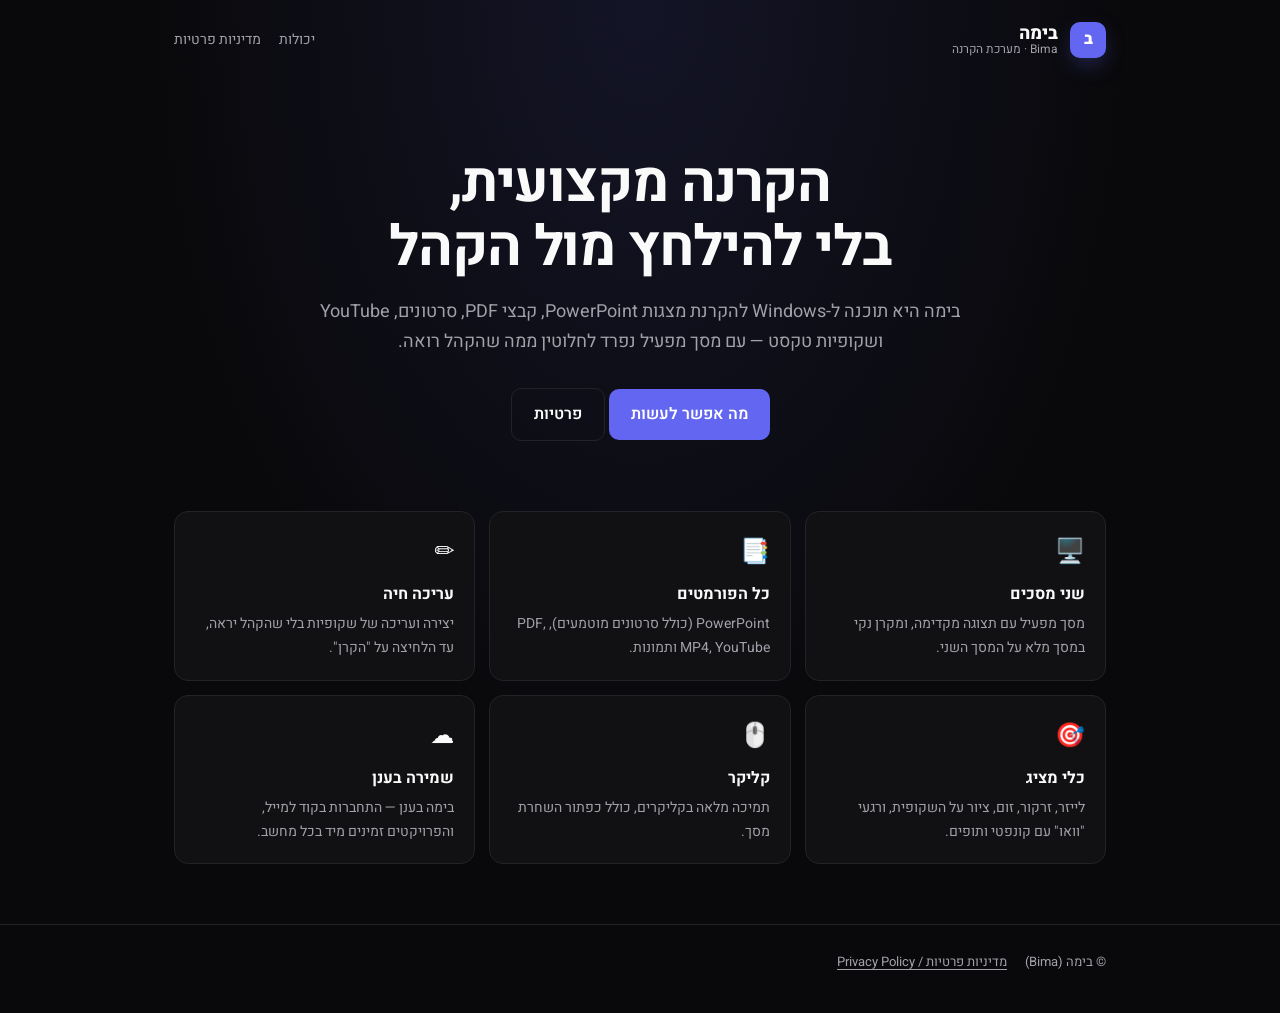
<file: index.html>
<!doctype html>
<html lang="he" dir="rtl">
  <head>
    <meta charset="utf-8" />
    <meta name="viewport" content="width=device-width, initial-scale=1" />
    <title>בימה — מערכת הקרנה | Bima</title>
    <meta name="description" content="Bima — a Windows app for projecting presentations, PDFs, videos and live text slides, with a separate operator screen." />
    <link rel="preconnect" href="https://fonts.googleapis.com" />
    <link href="https://fonts.googleapis.com/css2?family=Heebo:wght@400;600;800;900&display=swap" rel="stylesheet" />
    <link rel="stylesheet" href="style.css" />
  </head>
  <body>
    <div class="wrap">
      <header class="top">
        <div class="logo">ב</div>
        <div class="brand">בימה<small>Bima · מערכת הקרנה</small></div>
        <nav class="links">
          <a href="#features">יכולות</a>
          <a href="privacy.html">מדיניות פרטיות</a>
        </nav>
      </header>

      <section class="hero">
        <h1>הקרנה מקצועית,<br />בלי להילחץ מול הקהל</h1>
        <p>
          בימה היא תוכנה ל-Windows להקרנת מצגות PowerPoint, קבצי PDF, סרטונים, YouTube ושקופיות טקסט — עם מסך מפעיל נפרד
          לחלוטין ממה שהקהל רואה.
        </p>
        <a class="btn" href="#features">מה אפשר לעשות</a>
        <a class="btn ghost" href="privacy.html">פרטיות</a>
      </section>

      <section id="features" class="grid">
        <div class="card"><div class="ico">🖥️</div><h3>שני מסכים</h3><p>מסך מפעיל עם תצוגה מקדימה, ומקרן נקי במסך מלא על המסך השני.</p></div>
        <div class="card"><div class="ico">📑</div><h3>כל הפורמטים</h3><p>PowerPoint (כולל סרטונים מוטמעים), PDF, MP4, YouTube ותמונות.</p></div>
        <div class="card"><div class="ico">✏️</div><h3>עריכה חיה</h3><p>יצירה ועריכה של שקופיות בלי שהקהל יראה, עד הלחיצה על "הקרן".</p></div>
        <div class="card"><div class="ico">🎯</div><h3>כלי מציג</h3><p>לייזר, זרקור, זום, ציור על השקופית, ורגעי "וואו" עם קונפטי ותופים.</p></div>
        <div class="card"><div class="ico">🖱️</div><h3>קליקר</h3><p>תמיכה מלאה בקליקרים, כולל כפתור השחרת מסך.</p></div>
        <div class="card"><div class="ico">☁️</div><h3>שמירה בענן</h3><p>בימה בענן — התחברות בקוד למייל, והפרויקטים זמינים מיד בכל מחשב.</p></div>
      </section>
    </div>

    <footer>
      <div class="wrap">
        <span>© בימה (Bima)</span>
        <a href="privacy.html">מדיניות פרטיות / Privacy Policy</a>
      </div>
    </footer>
  </body>
</html>
</file>
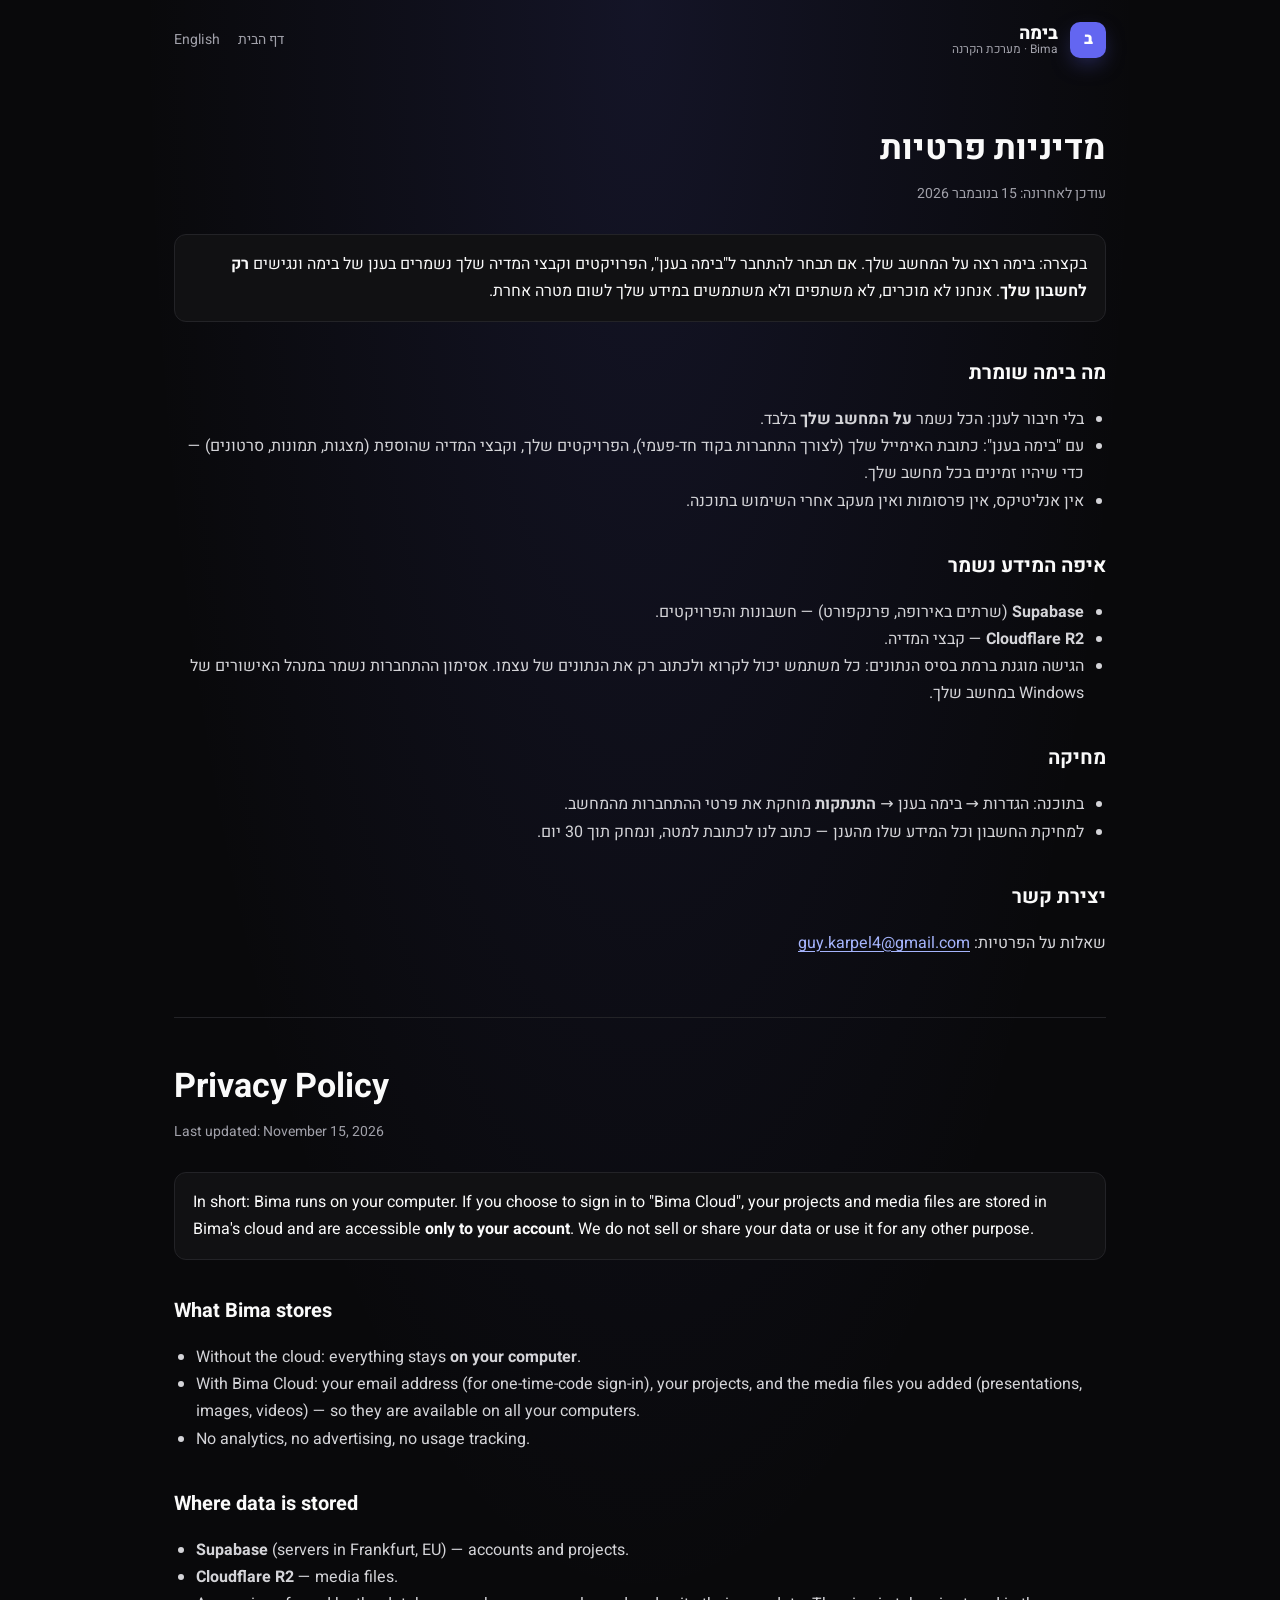
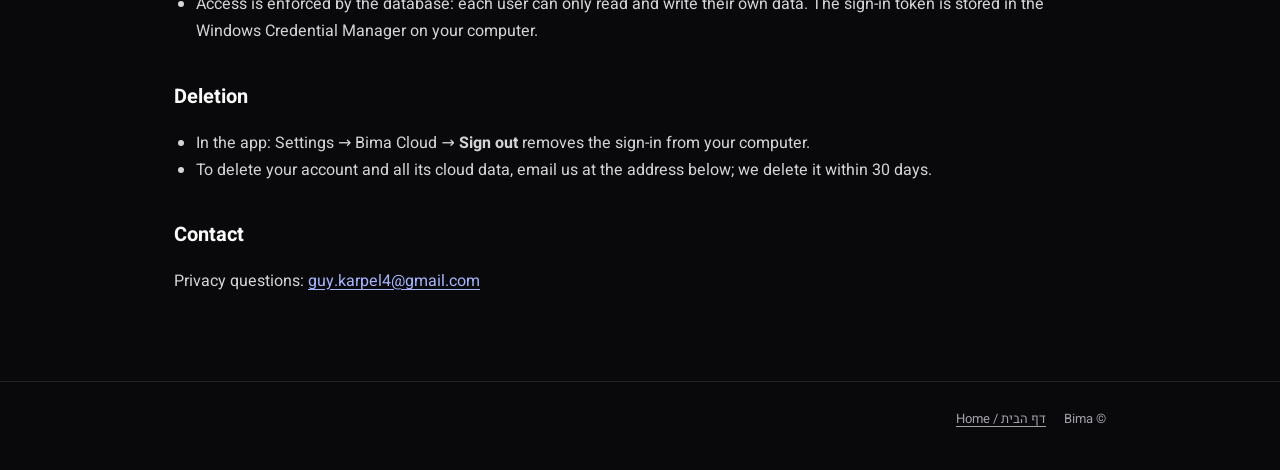
<file: privacy.html>
<!doctype html>
<html lang="he" dir="rtl">
  <head>
    <meta charset="utf-8" />
    <meta name="viewport" content="width=device-width, initial-scale=1" />
    <title>מדיניות פרטיות — בימה | Bima Privacy Policy</title>
    <link rel="preconnect" href="https://fonts.googleapis.com" />
    <link href="https://fonts.googleapis.com/css2?family=Heebo:wght@400;600;800;900&display=swap" rel="stylesheet" />
    <link rel="stylesheet" href="style.css" />
  </head>
  <body>
    <div class="wrap">
      <header class="top">
        <div class="logo">ב</div>
        <div class="brand">בימה<small>Bima · מערכת הקרנה</small></div>
        <nav class="links">
          <a href="index.html">דף הבית</a>
          <a href="#english">English</a>
        </nav>
      </header>

      <main class="doc">
        <h1>מדיניות פרטיות</h1>
        <div class="meta">עודכן לאחרונה: 15 בנובמבר 2026</div>

        <div class="box">
          בקצרה: בימה רצה על המחשב שלך. אם תבחר להתחבר ל"בימה בענן", הפרויקטים וקבצי המדיה שלך נשמרים בענן של בימה ונגישים
          <b>רק לחשבון שלך</b>. אנחנו לא מוכרים, לא משתפים ולא משתמשים במידע שלך לשום מטרה אחרת.
        </div>

        <h2>מה בימה שומרת</h2>
        <ul>
          <li>בלי חיבור לענן: הכל נשמר <b>על המחשב שלך</b> בלבד.</li>
          <li>
            עם "בימה בענן": כתובת האימייל שלך (לצורך התחברות בקוד חד-פעמי), הפרויקטים שלך, וקבצי המדיה שהוספת (מצגות, תמונות,
            סרטונים) — כדי שיהיו זמינים בכל מחשב שלך.
          </li>
          <li>אין אנליטיקס, אין פרסומות ואין מעקב אחרי השימוש בתוכנה.</li>
        </ul>

        <h2>איפה המידע נשמר</h2>
        <ul>
          <li><b>Supabase</b> (שרתים באירופה, פרנקפורט) — חשבונות והפרויקטים.</li>
          <li><b>Cloudflare R2</b> — קבצי המדיה.</li>
          <li>
            הגישה מוגנת ברמת בסיס הנתונים: כל משתמש יכול לקרוא ולכתוב רק את הנתונים של עצמו. אסימון ההתחברות נשמר במנהל האישורים
            של Windows במחשב שלך.
          </li>
        </ul>

        <h2>מחיקה</h2>
        <ul>
          <li>בתוכנה: הגדרות → בימה בענן → <b>התנתקות</b> מוחקת את פרטי ההתחברות מהמחשב.</li>
          <li>למחיקת החשבון וכל המידע שלו מהענן — כתוב לנו לכתובת למטה, ונמחק תוך 30 יום.</li>
        </ul>

        <h2>יצירת קשר</h2>
        <p>שאלות על הפרטיות: <a href="mailto:guy.karpel4@gmail.com">guy.karpel4@gmail.com</a></p>

        <section id="english" class="lang-split" dir="ltr" lang="en">
          <h1>Privacy Policy</h1>
          <div class="meta">Last updated: November 15, 2026</div>
          <div class="box">
            In short: Bima runs on your computer. If you choose to sign in to "Bima Cloud", your projects and media files are
            stored in Bima's cloud and are accessible <b>only to your account</b>. We do not sell or share your data or use it for
            any other purpose.
          </div>

          <h2>What Bima stores</h2>
          <ul>
            <li>Without the cloud: everything stays <b>on your computer</b>.</li>
            <li>
              With Bima Cloud: your email address (for one-time-code sign-in), your projects, and the media files you added
              (presentations, images, videos) — so they are available on all your computers.
            </li>
            <li>No analytics, no advertising, no usage tracking.</li>
          </ul>

          <h2>Where data is stored</h2>
          <ul>
            <li><b>Supabase</b> (servers in Frankfurt, EU) — accounts and projects.</li>
            <li><b>Cloudflare R2</b> — media files.</li>
            <li>
              Access is enforced by the database: each user can only read and write their own data. The sign-in token is stored
              in the Windows Credential Manager on your computer.
            </li>
          </ul>

          <h2>Deletion</h2>
          <ul>
            <li>In the app: Settings → Bima Cloud → <b>Sign out</b> removes the sign-in from your computer.</li>
            <li>To delete your account and all its cloud data, email us at the address below; we delete it within 30 days.</li>
          </ul>

          <h2>Contact</h2>
          <p>Privacy questions: <a href="mailto:guy.karpel4@gmail.com">guy.karpel4@gmail.com</a></p>
        </section>
      </main>
    </div>
    <footer>
      <div class="wrap">
        <span>© Bima</span>
        <a href="index.html">דף הבית / Home</a>
      </div>
    </footer>
  </body>
</html>
</file>
<file: style.css>
:root {
  --bg: #09090b;
  --card: #111113;
  --border: #232327;
  --fg: #fafafa;
  --muted: #a1a1aa;
  --primary: #6366f1;
  --ease: cubic-bezier(0.23, 1, 0.32, 1);
}
* { box-sizing: border-box; }
html { scroll-behavior: smooth; }
body {
  margin: 0;
  background: radial-gradient(ellipse at top, rgba(99, 102, 241, 0.12), transparent 55%) no-repeat, var(--bg);
  color: var(--fg);
  font-family: "Heebo", "Segoe UI", system-ui, sans-serif;
  line-height: 1.7;
  -webkit-font-smoothing: antialiased;
}
a { color: #a5b4fc; text-underline-offset: 3px; }
.wrap { max-width: 980px; margin: 0 auto; padding: 0 24px; }
header.top { display: flex; align-items: center; gap: 12px; padding: 22px 0; }
.logo {
  width: 36px; height: 36px; border-radius: 10px; background: var(--primary); color: #fff;
  display: grid; place-items: center; font-weight: 900; box-shadow: 0 8px 24px -8px rgba(99, 102, 241, 0.7);
}
.brand { font-weight: 800; font-size: 18px; line-height: 1.1; }
.brand small { display: block; font-weight: 400; font-size: 12px; color: var(--muted); }
nav.links { margin-inline-start: auto; display: flex; gap: 18px; font-size: 14px; }
nav.links a { color: var(--muted); text-decoration: none; }
nav.links a:hover { color: var(--fg); }

.hero { padding: 72px 0 40px; text-align: center; }
.hero h1 { font-size: clamp(34px, 6vw, 56px); line-height: 1.15; margin: 0 0 16px; letter-spacing: -0.02em; }
.hero p { color: var(--muted); font-size: 18px; max-width: 640px; margin: 0 auto 30px; }
.btn {
  display: inline-flex; align-items: center; gap: 8px; padding: 12px 22px; border-radius: 10px;
  background: var(--primary); color: #fff; font-weight: 600; text-decoration: none;
  transition: transform 160ms var(--ease), background-color 150ms ease;
}
.btn:hover { background: #575bea; }
.btn:active { transform: scale(0.97); }
.btn.ghost { background: transparent; border: 1px solid var(--border); color: var(--fg); }

.grid { display: grid; grid-template-columns: repeat(auto-fill, minmax(260px, 1fr)); gap: 14px; padding: 30px 0 60px; }
.card { background: var(--card); border: 1px solid var(--border); border-radius: 14px; padding: 20px; }
.card .ico { font-size: 24px; }
.card h3 { margin: 8px 0 4px; font-size: 16px; }
.card p { margin: 0; color: var(--muted); font-size: 14px; }

.doc { padding: 30px 0 70px; }
.doc h1 { font-size: 34px; margin: 10px 0 4px; }
.doc .meta { color: var(--muted); font-size: 14px; margin-bottom: 28px; }
.doc h2 { font-size: 20px; margin: 34px 0 8px; }
.doc p, .doc li { color: #d4d4d8; }
.doc ul { padding-inline-start: 22px; }
.doc .box { background: var(--card); border: 1px solid var(--border); border-radius: 12px; padding: 16px 18px; }
.doc code { background: #1f1f23; border-radius: 6px; padding: 1px 6px; font-size: 0.9em; }
.lang-split { border-top: 1px solid var(--border); margin-top: 60px; padding-top: 30px; }

footer { border-top: 1px solid var(--border); padding: 26px 0 40px; color: var(--muted); font-size: 13px; }
footer .wrap { display: flex; gap: 18px; flex-wrap: wrap; }
footer a { color: var(--muted); }
</file>
